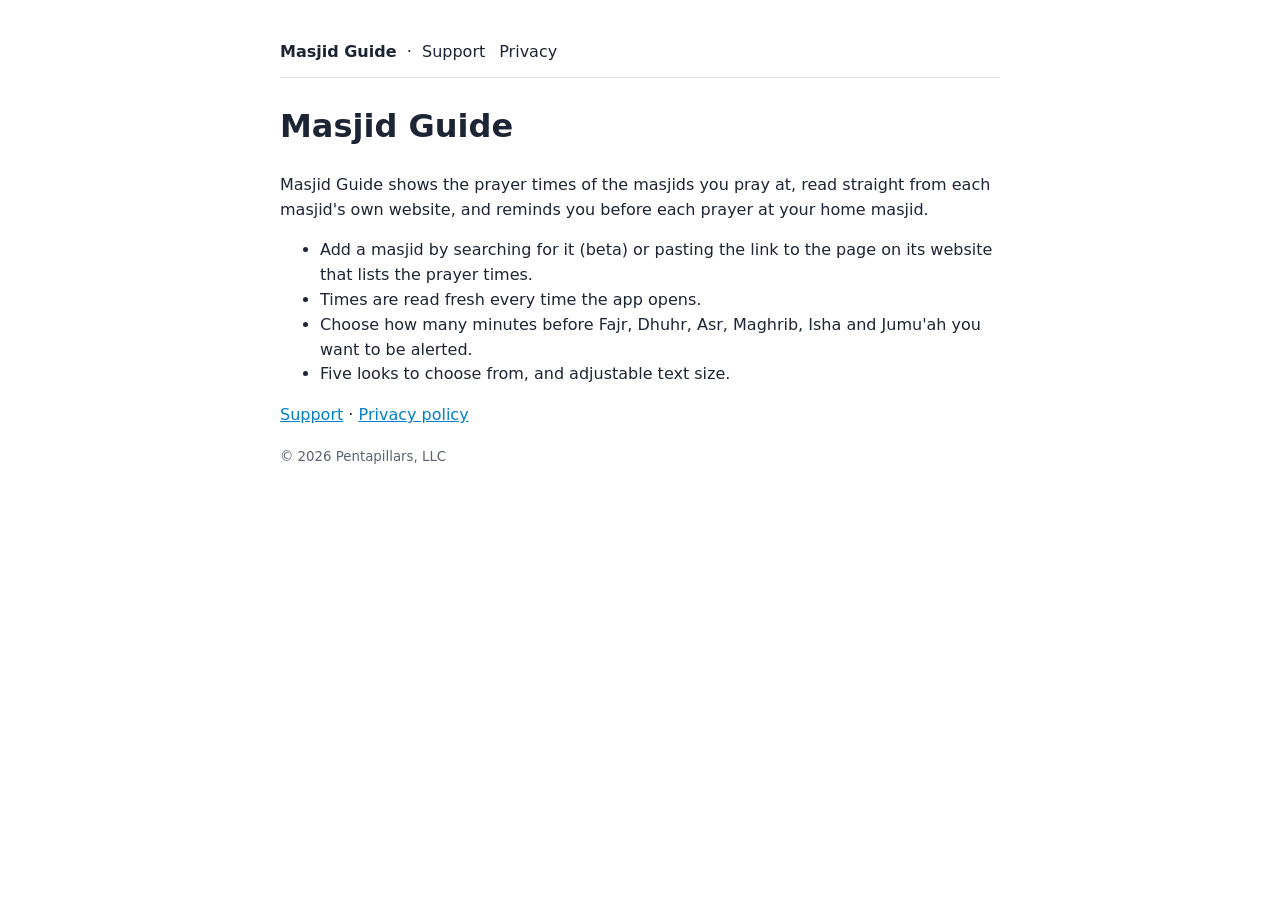
<file: index.html>
<!doctype html><html lang="en"><head><meta charset="utf-8"><meta name="viewport" content="width=device-width,initial-scale=1"><title>Masjid Guide</title><meta name="description" content="Masjid Guide shows prayer times read from your masjids' own websites and reminds you before each prayer at your home masjid."><meta http-equiv="Content-Security-Policy" content="default-src 'none'; style-src 'self'; img-src 'self' data:; base-uri 'none'; form-action 'none'"><meta name="referrer" content="no-referrer"><meta name="color-scheme" content="light dark"><link rel="icon" href="data:,"><link rel="stylesheet" href="style.css"></head><body>
<header><a href="index.html">Masjid Guide</a> &nbsp;·&nbsp; <nav><a href="support.html">Support</a><a href="privacy.html">Privacy</a></nav></header>
<h1>Masjid Guide</h1>
<p>Masjid Guide shows the prayer times of the masjids you pray at, read straight from each masjid's own website, and reminds you before each prayer at your home masjid.</p>
<ul><li>Add a masjid by searching for it (beta) or pasting the link to the page on its website that lists the prayer times.</li><li>Times are read fresh every time the app opens.</li><li>Choose how many minutes before Fajr, Dhuhr, Asr, Maghrib, Isha and Jumu'ah you want to be alerted.</li><li>Five looks to choose from, and adjustable text size.</li></ul>
<p><a href="support.html">Support</a> · <a href="privacy.html">Privacy policy</a></p>
<p><small>© 2026 Pentapillars, LLC</small></p>
</body></html>
</file>
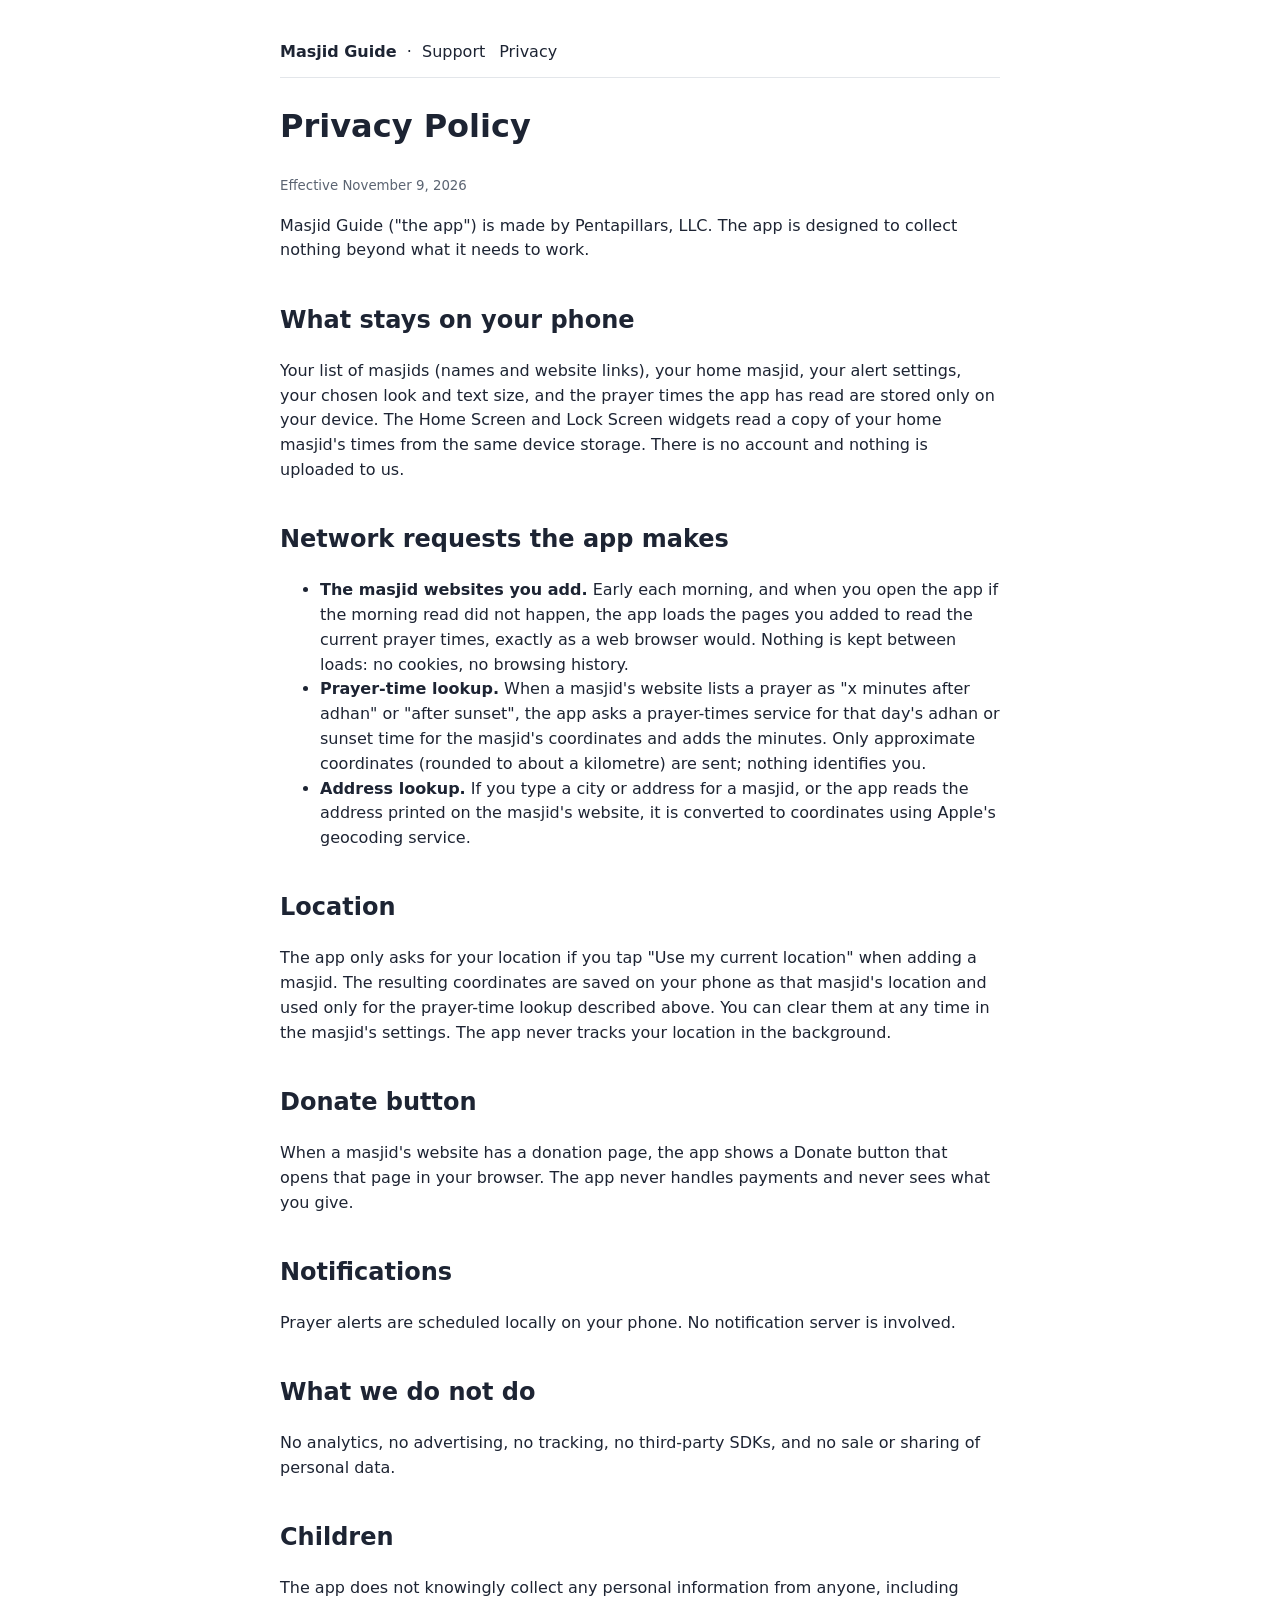
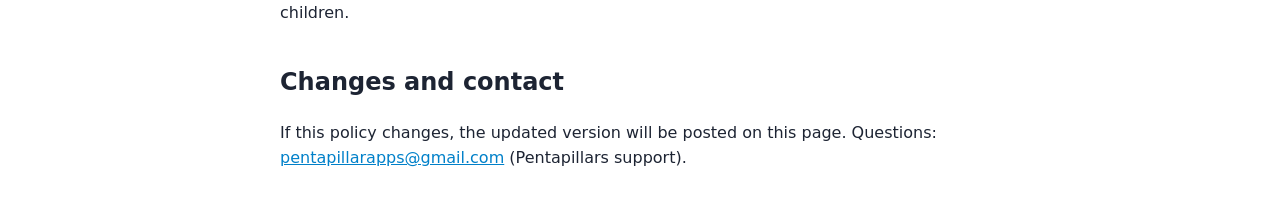
<file: privacy.html>
<!doctype html><html lang="en"><head><meta charset="utf-8"><meta name="viewport" content="width=device-width,initial-scale=1"><title>Masjid Guide – Privacy Policy</title><meta name="description" content="Privacy policy for the Masjid Guide iPhone app: no accounts, no analytics, everything stays on your phone."><meta http-equiv="Content-Security-Policy" content="default-src 'none'; style-src 'self'; img-src 'self' data:; base-uri 'none'; form-action 'none'"><meta name="referrer" content="no-referrer"><meta name="color-scheme" content="light dark"><link rel="icon" href="data:,"><link rel="stylesheet" href="style.css"></head><body>
<header><a href="index.html">Masjid Guide</a> &nbsp;·&nbsp; <nav><a href="support.html">Support</a><a href="privacy.html">Privacy</a></nav></header>
<h1>Privacy Policy</h1>
<p><small>Effective November 9, 2026</small></p>
<p>Masjid Guide ("the app") is made by Pentapillars, LLC. The app is designed to collect nothing beyond what it needs to work.</p>
<h2>What stays on your phone</h2>
<p>Your list of masjids (names and website links), your home masjid, your alert settings, your chosen look and text size, and the prayer times the app has read are stored only on your device. The Home Screen and Lock Screen widgets read a copy of your home masjid's times from the same device storage. There is no account and nothing is uploaded to us.</p>
<h2>Network requests the app makes</h2>
<ul>
<li><strong>The masjid websites you add.</strong> Early each morning, and when you open the app if the morning read did not happen, the app loads the pages you added to read the current prayer times, exactly as a web browser would. Nothing is kept between loads: no cookies, no browsing history.</li>
<li><strong>Prayer-time lookup.</strong> When a masjid's website lists a prayer as "x minutes after adhan" or "after sunset", the app asks a prayer-times service for that day's adhan or sunset time for the masjid's coordinates and adds the minutes. Only approximate coordinates (rounded to about a kilometre) are sent; nothing identifies you.</li>
<li><strong>Address lookup.</strong> If you type a city or address for a masjid, or the app reads the address printed on the masjid's website, it is converted to coordinates using Apple's geocoding service.</li>
</ul>
<h2>Location</h2>
<p>The app only asks for your location if you tap "Use my current location" when adding a masjid. The resulting coordinates are saved on your phone as that masjid's location and used only for the prayer-time lookup described above. You can clear them at any time in the masjid's settings. The app never tracks your location in the background.</p>
<h2>Donate button</h2>
<p>When a masjid's website has a donation page, the app shows a Donate button that opens that page in your browser. The app never handles payments and never sees what you give.</p>
<h2>Notifications</h2>
<p>Prayer alerts are scheduled locally on your phone. No notification server is involved.</p>
<h2>What we do not do</h2>
<p>No analytics, no advertising, no tracking, no third-party SDKs, and no sale or sharing of personal data.</p>
<h2>Children</h2>
<p>The app does not knowingly collect any personal information from anyone, including children.</p>
<h2>Changes and contact</h2>
<p>If this policy changes, the updated version will be posted on this page. Questions: <a href="mailto:pentapillarapps@gmail.com">pentapillarapps@gmail.com</a> (Pentapillars support).</p>
</body></html>
</file>
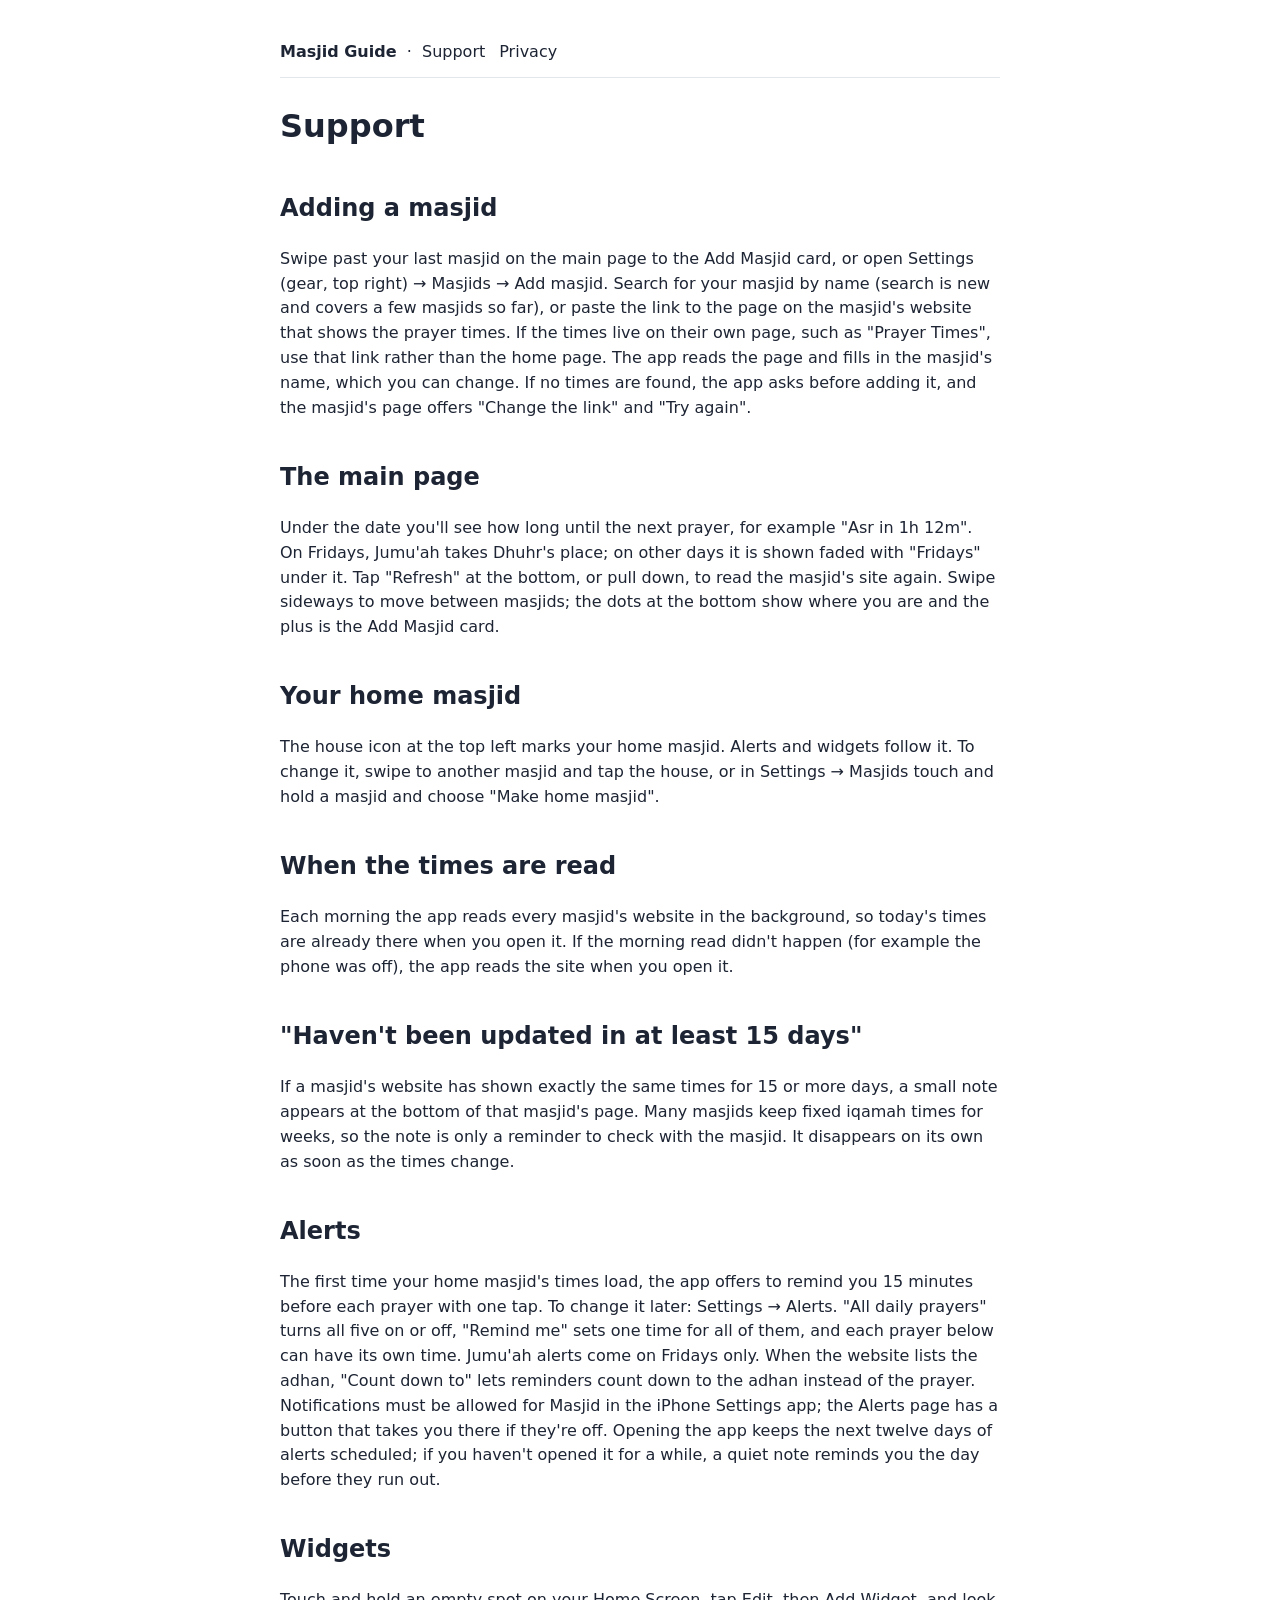
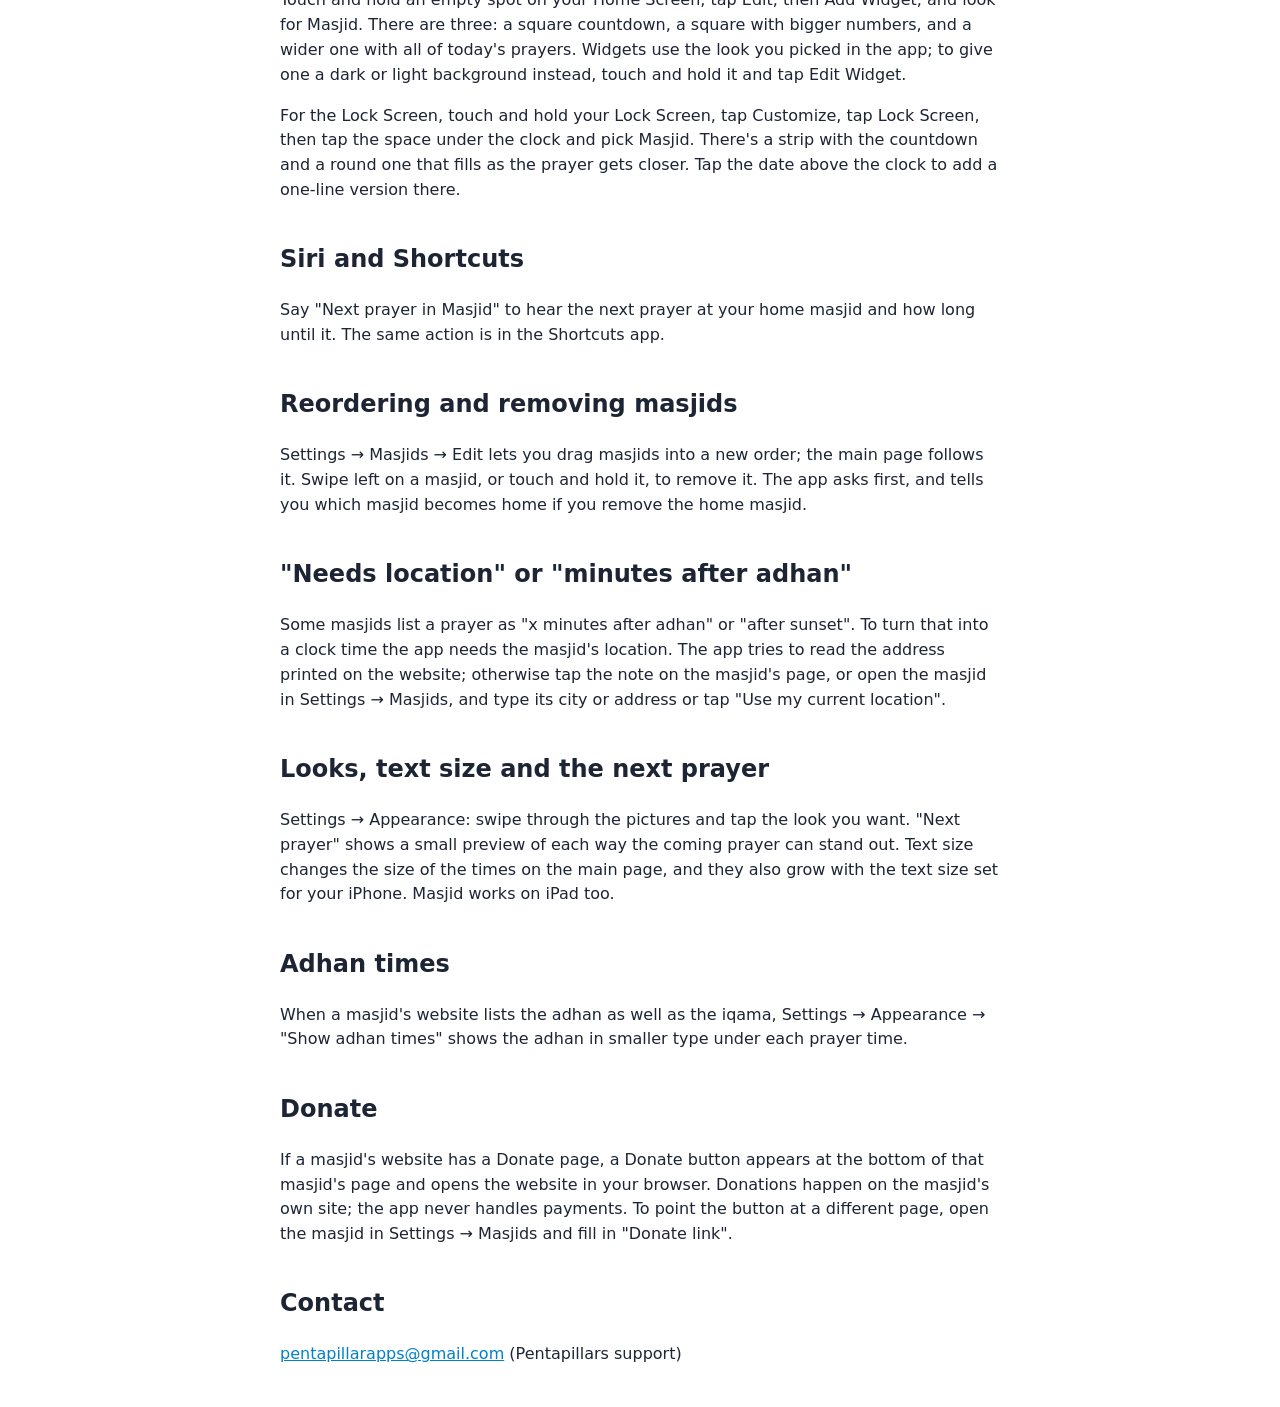
<file: support.html>
<!doctype html><html lang="en"><head><meta charset="utf-8"><meta name="viewport" content="width=device-width,initial-scale=1"><title>Masjid Guide – Support</title><meta name="description" content="How to add a masjid, set alerts, use the widgets and fix common problems in Masjid Guide."><meta http-equiv="Content-Security-Policy" content="default-src 'none'; style-src 'self'; img-src 'self' data:; base-uri 'none'; form-action 'none'"><meta name="referrer" content="no-referrer"><meta name="color-scheme" content="light dark"><link rel="icon" href="data:,"><link rel="stylesheet" href="style.css"></head><body>
<header><a href="index.html">Masjid Guide</a> &nbsp;·&nbsp; <nav><a href="support.html">Support</a><a href="privacy.html">Privacy</a></nav></header>
<h1>Support</h1>
<h2>Adding a masjid</h2>
<p>Swipe past your last masjid on the main page to the Add Masjid card, or open Settings (gear, top right) → Masjids → Add masjid. Search for your masjid by name (search is new and covers a few masjids so far), or paste the link to the page on the masjid's website that shows the prayer times. If the times live on their own page, such as "Prayer Times", use that link rather than the home page. The app reads the page and fills in the masjid's name, which you can change. If no times are found, the app asks before adding it, and the masjid's page offers "Change the link" and "Try again".</p>
<h2>The main page</h2>
<p>Under the date you'll see how long until the next prayer, for example "Asr in 1h 12m". On Fridays, Jumu'ah takes Dhuhr's place; on other days it is shown faded with "Fridays" under it. Tap "Refresh" at the bottom, or pull down, to read the masjid's site again. Swipe sideways to move between masjids; the dots at the bottom show where you are and the plus is the Add Masjid card.</p>
<h2>Your home masjid</h2>
<p>The house icon at the top left marks your home masjid. Alerts and widgets follow it. To change it, swipe to another masjid and tap the house, or in Settings → Masjids touch and hold a masjid and choose "Make home masjid".</p>
<h2>When the times are read</h2>
<p>Each morning the app reads every masjid's website in the background, so today's times are already there when you open it. If the morning read didn't happen (for example the phone was off), the app reads the site when you open it.</p>
<h2>"Haven't been updated in at least 15 days"</h2>
<p>If a masjid's website has shown exactly the same times for 15 or more days, a small note appears at the bottom of that masjid's page. Many masjids keep fixed iqamah times for weeks, so the note is only a reminder to check with the masjid. It disappears on its own as soon as the times change.</p>
<h2>Alerts</h2>
<p>The first time your home masjid's times load, the app offers to remind you 15 minutes before each prayer with one tap. To change it later: Settings → Alerts. "All daily prayers" turns all five on or off, "Remind me" sets one time for all of them, and each prayer below can have its own time. Jumu'ah alerts come on Fridays only. When the website lists the adhan, "Count down to" lets reminders count down to the adhan instead of the prayer. Notifications must be allowed for Masjid in the iPhone Settings app; the Alerts page has a button that takes you there if they're off. Opening the app keeps the next twelve days of alerts scheduled; if you haven't opened it for a while, a quiet note reminds you the day before they run out.</p>
<h2>Widgets</h2>
<p>Touch and hold an empty spot on your Home Screen, tap Edit, then Add Widget, and look for Masjid. There are three: a square countdown, a square with bigger numbers, and a wider one with all of today's prayers. Widgets use the look you picked in the app; to give one a dark or light background instead, touch and hold it and tap Edit Widget.</p>
<p>For the Lock Screen, touch and hold your Lock Screen, tap Customize, tap Lock Screen, then tap the space under the clock and pick Masjid. There's a strip with the countdown and a round one that fills as the prayer gets closer. Tap the date above the clock to add a one-line version there.</p>
<h2>Siri and Shortcuts</h2>
<p>Say "Next prayer in Masjid" to hear the next prayer at your home masjid and how long until it. The same action is in the Shortcuts app.</p>
<h2>Reordering and removing masjids</h2>
<p>Settings → Masjids → Edit lets you drag masjids into a new order; the main page follows it. Swipe left on a masjid, or touch and hold it, to remove it. The app asks first, and tells you which masjid becomes home if you remove the home masjid.</p>
<h2>"Needs location" or "minutes after adhan"</h2>
<p>Some masjids list a prayer as "x minutes after adhan" or "after sunset". To turn that into a clock time the app needs the masjid's location. The app tries to read the address printed on the website; otherwise tap the note on the masjid's page, or open the masjid in Settings → Masjids, and type its city or address or tap "Use my current location".</p>
<h2>Looks, text size and the next prayer</h2>
<p>Settings → Appearance: swipe through the pictures and tap the look you want. "Next prayer" shows a small preview of each way the coming prayer can stand out. Text size changes the size of the times on the main page, and they also grow with the text size set for your iPhone. Masjid works on iPad too.</p>
<h2>Adhan times</h2>
<p>When a masjid's website lists the adhan as well as the iqama, Settings → Appearance → "Show adhan times" shows the adhan in smaller type under each prayer time.</p>
<h2>Donate</h2>
<p>If a masjid's website has a Donate page, a Donate button appears at the bottom of that masjid's page and opens the website in your browser. Donations happen on the masjid's own site; the app never handles payments. To point the button at a different page, open the masjid in Settings → Masjids and fill in "Donate link".</p>
<h2>Contact</h2>
<p><a href="mailto:pentapillarapps@gmail.com">pentapillarapps@gmail.com</a> (Pentapillars support)</p>
</body></html>
</file>
<file: style.css>
body{font-family:-apple-system,system-ui,Helvetica,Arial,sans-serif;max-width:720px;margin:40px auto;padding:0 20px;line-height:1.55;color:#1d2433;background:#fff}
h1{font-weight:600}h2{margin-top:1.6em;font-weight:600}a{color:#0080C9}nav{display:inline}header{border-bottom:1px solid #e3e6ea;padding-bottom:12px;margin-bottom:24px}
header a{text-decoration:none;color:#1d2433;font-weight:600}nav a{margin-right:14px;font-weight:400}small{color:#5b6472}

@media (prefers-color-scheme:dark){body{color:#e6e9ee;background:#111418}header a,h1,h2{color:#e6e9ee}header{border-color:#2a3038}a{color:#5bc0f0}small{color:#9aa3ad}}
</file>
